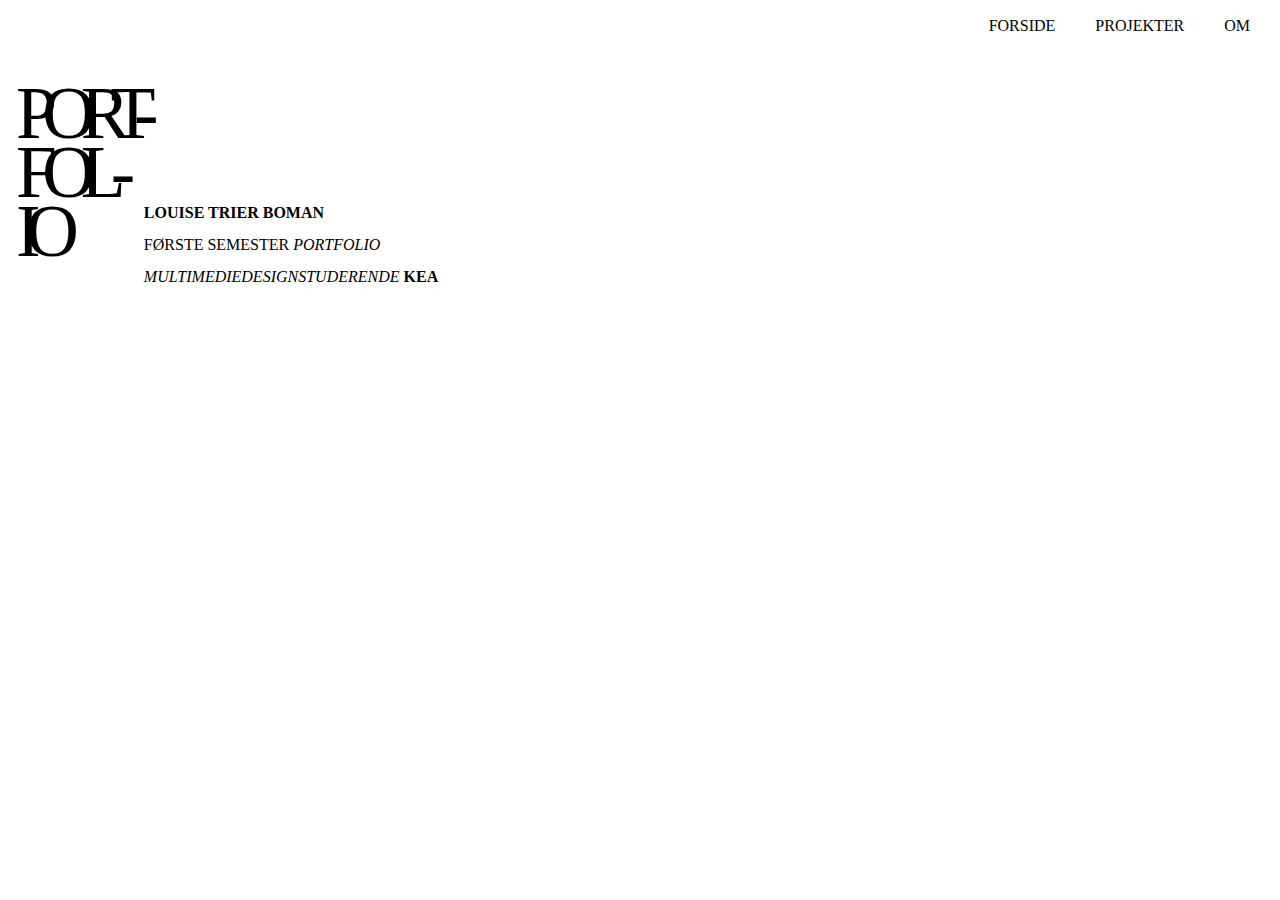
<file: index.html>
<!DOCTYPE html>
<html lang="da">

<head>
    <meta charset="UTF-8">
    <meta name="viewport" content="width=device-width, initial-scale=1.0">
    <meta name="robots" content="noindex">
    <title>FORSIDE</title>
    <link rel="stylesheet" href="style.css">
    <link rel="stylesheet" href="layout.css">
</head>



<body>
    <header>
        <div class="logo">
            <a class="hide_logo" href="index.html"><img src="img/logo.webp" alt="logo"></a>
        </div>
        <nav>
            <ul class="menu">
                <li><a href="index.html">FORSIDE</a></li>

                <li class="dropdown">
                    <a href="projekter.html">PROJEKTER</a>
                    <ul class="dropdown-menu">
                        <li><a href="tema_2.html">TEMA 02</a></li>
                        <li><a href="tema_3.html">TEMA 03</a></li>
                        <li><a href="tema_4.html">TEMA 04</a></li>
                        <li><a href="tema_5.html">TEMA 05</a></li>
                    </ul>
                </li>
                <li><a href="om.html">OM</a></li>
            </ul>
            <div class="burger">
                <div class="line"></div>
                <div class="line"></div>
                <div class="line"></div>
            </div>
        </nav>
    </header>
    <main class="forside">
        <h1 class="h1_forside">PORT-<br>FOL-<br>IO</h1>
        <div class="p_forside">
            <p class="margin_padding_none"><strong>LOUISE TRIER BOMAN</strong></p>
            <p class="margin_padding_none">FØRSTE SEMESTER <em>PORTFOLIO</em></p>
            <p class="margin_padding_none"><em>MULTIMEDIEDESIGNSTUDERENDE </em><strong>KEA</strong></p>
        </div>

    </main>

    <script src="menu.js"></script>
</body>

</html>
</file>
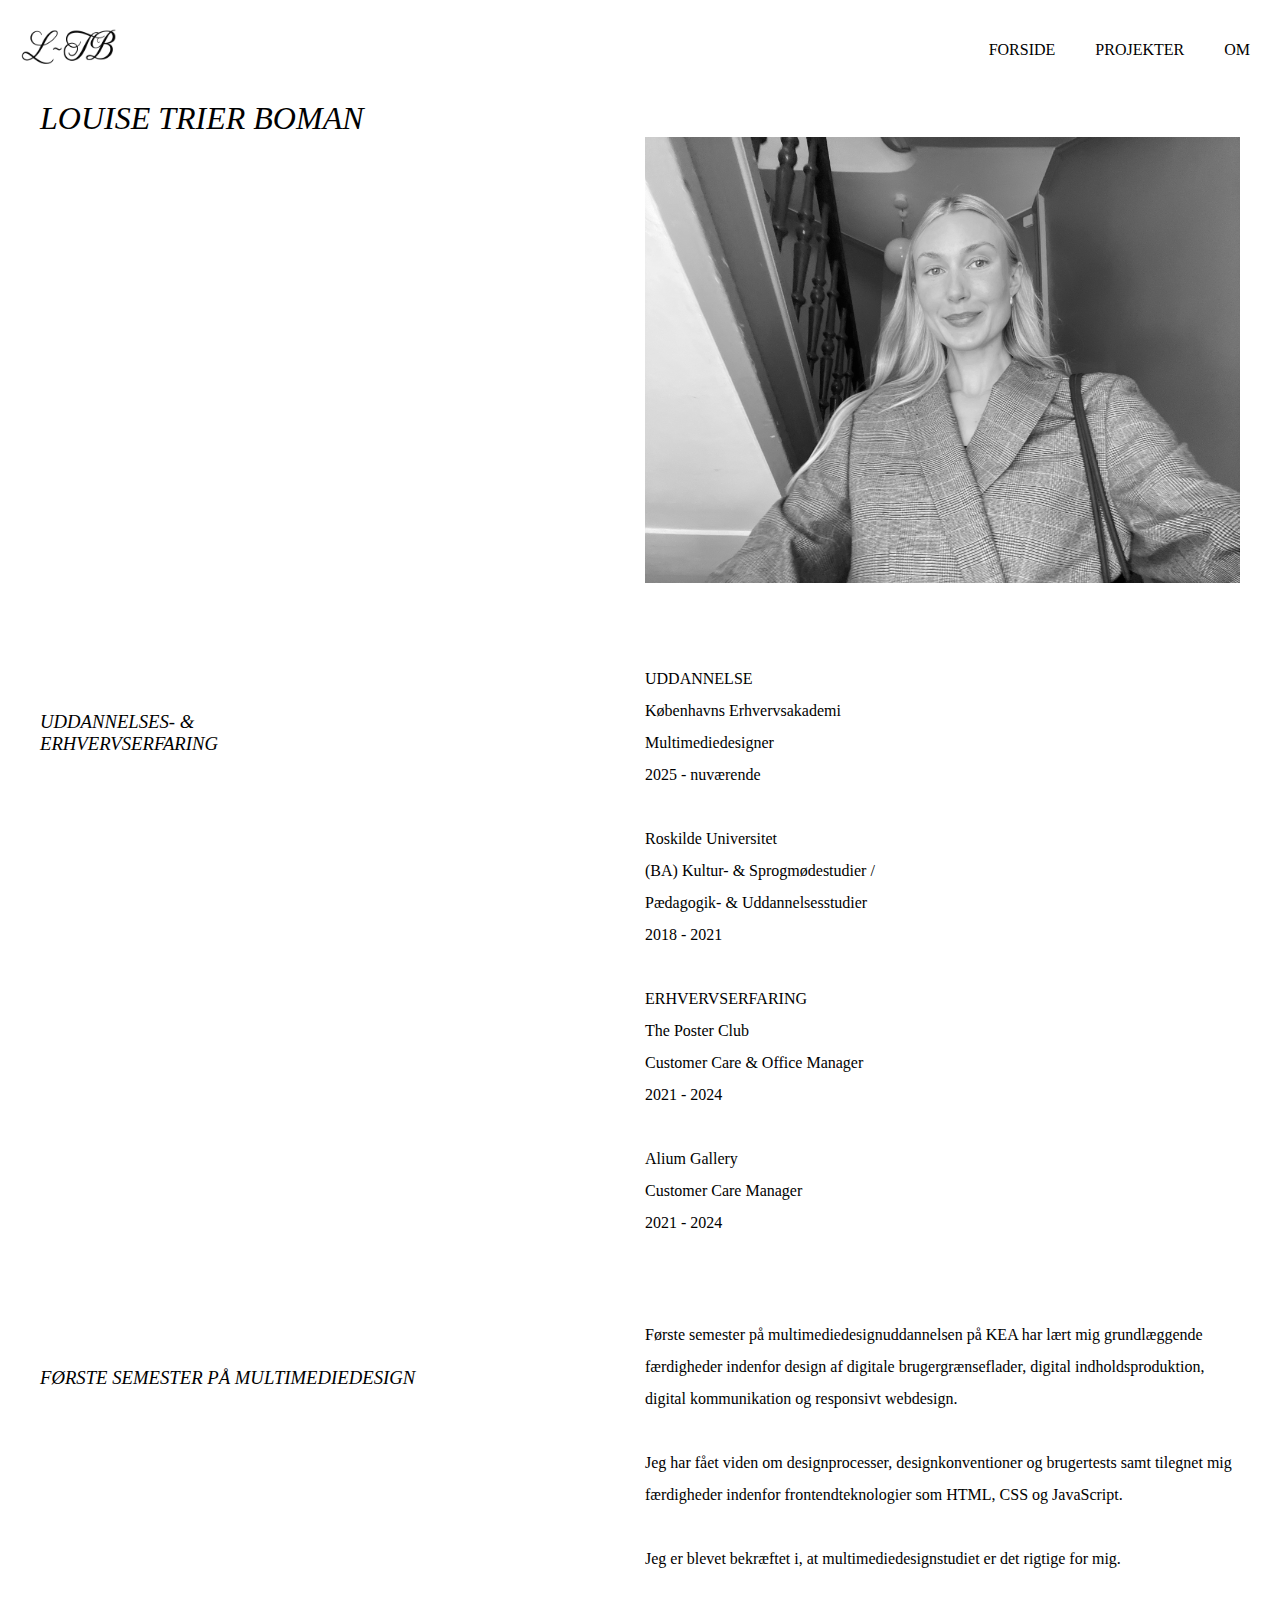
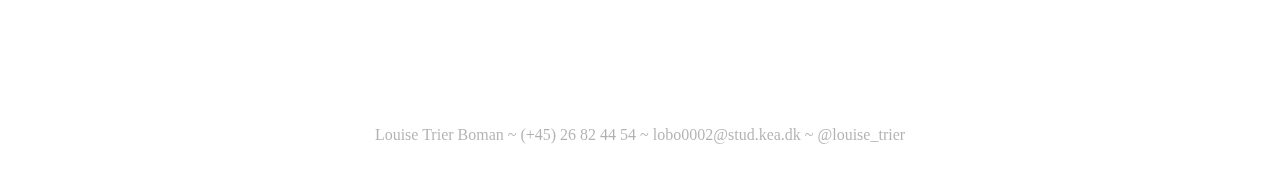
<file: om.html>
<!DOCTYPE html>
<html lang="da">

<head>
    <meta charset="UTF-8">
    <meta name="viewport" content="width=device-width, initial-scale=1.0">
    <meta name="robots" content="noindex">

    <title>OM</title>
    <link rel="stylesheet" href="style.css">
    <link rel="stylesheet" href="layout.css">
</head>

<body>
    <header>
        <div class="logo">
            <a href="index.html"><img src="img/logo.webp" alt="logo"></a>
        </div>
        <nav>
            <ul class="menu">
                <li><a href="index.html">FORSIDE</a></li>
                <li><a href="projekter.html">PROJEKTER</a></li>
                <li><a href="om.html">OM</a></li>
            </ul>
            <div class="burger">
                <div class="line"></div>
                <div class="line"></div>
                <div class="line"></div>
            </div>
        </nav>
    </header>
    <main>
        <div>
            <h2>LOUISE TRIER BOMAN</h2>
        </div>

        <div class="grid_1-1">
            <div>
                <p> </p>
            </div>
            <div><img src="img/portræt.jpeg" alt="Portræt"></div>
        </div>
        <div class="grid_1-1 section">
            <div>
                <h3>UDDANNELSES- &<br>ERHVERVSERFARING</h3>
            </div>
            <div>
                <p class="margin_padding_none">UDDANNELSE</p>
                <div>
                    <p class="margin_padding_none">Københavns Erhvervsakademi</p>
                    <p>Multimediedesigner<br>2025 - nuværende</p>
                </div>
                <div>
                    <p class=" margin_padding_none">Roskilde Universitet</p>
                    <p>(BA) Kultur- & Sprogmødestudier /<br> Pædagogik- & Uddannelsesstudier<br>2018 -
                        2021</p>
                </div>

                <p class="margin_padding_none">ERHVERVSERFARING</p>
                <div>
                    <p class="margin_padding_none">The Poster Club</p>
                    <p>Customer Care & Office Manager<br>2021 - 2024</p>
                </div>
                <div>
                    <p class="margin_padding_none">Alium Gallery</p>
                    <p>Customer Care Manager<br>2021 - 2024</p>
                </div>
            </div>
        </div>
        <div class="grid_1-1 section">
            <div>
                <h3>FØRSTE SEMESTER PÅ MULTIMEDIEDESIGN</h3>
            </div>
            <div>
                <p>Første semester på multimediedesignuddannelsen på KEA har lært mig grundlæggende færdigheder
                    indenfor
                    design af digitale
                    brugergrænseflader, digital indholdsproduktion, digital kommunikation og responsivt webdesign.
                </p>
                <p>Jeg har fået viden om designprocesser, designkonventioner og brugertests samt tilegnet mig
                    færdigheder indenfor
                    frontendteknologier som HTML, CSS og JavaScript.</p>
                <p>Jeg er blevet bekræftet i, at multimediedesignstudiet er det rigtige for mig.</p>
            </div>
        </div>
    </main>
    <footer>
        <p>Louise Trier Boman ~ (+45) 26 82 44 54 ~ lobo0002@stud.kea.dk ~ @louise_trier</p>
    </footer>
    <script src="menu.js"></script>

</body>

</html>
</file>
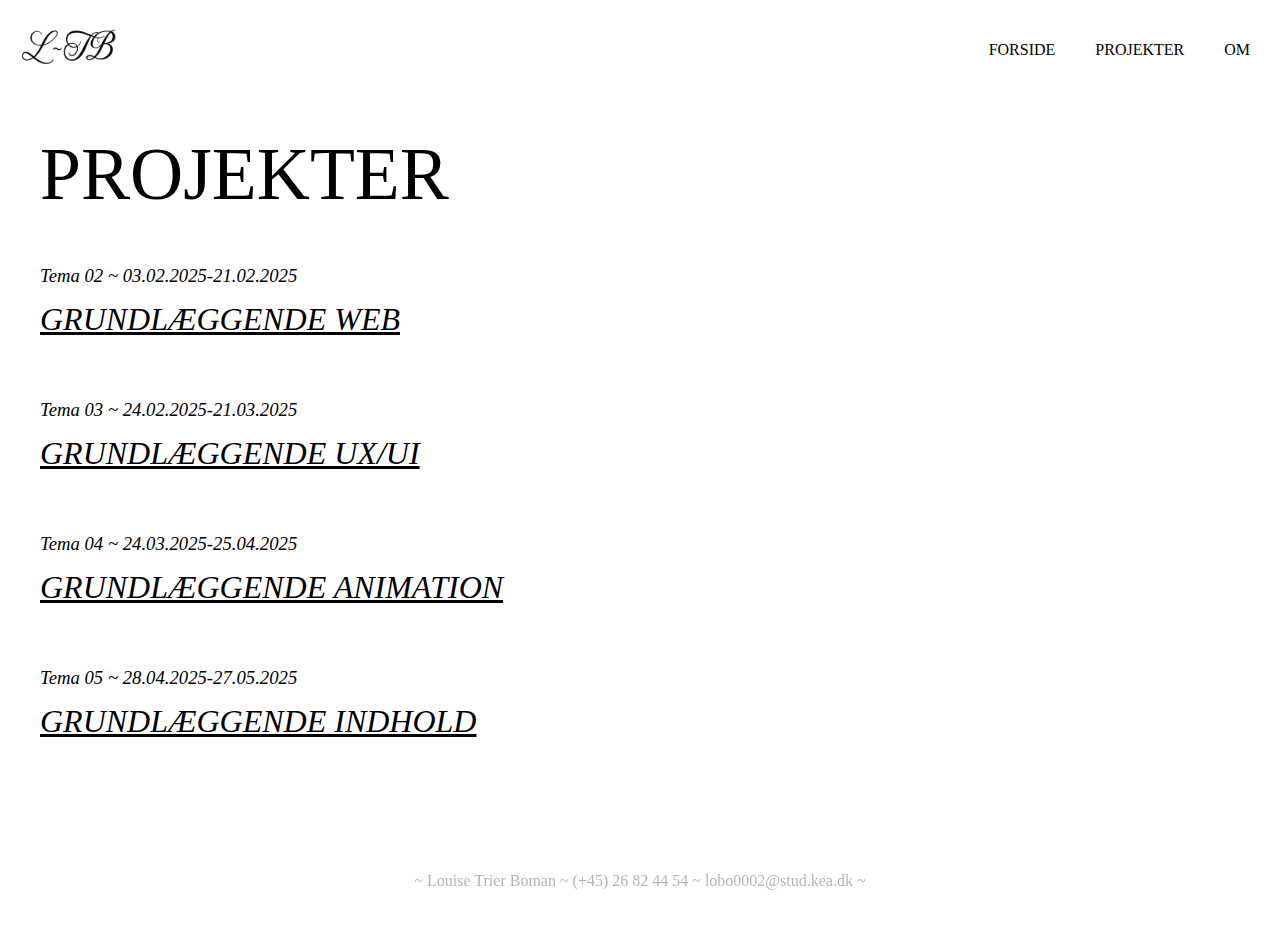
<file: projekter.html>
<!DOCTYPE html>
<html lang="da">

<head>
    <meta charset="UTF-8">
    <meta name="viewport" content="width=device-width, initial-scale=1.0">
    <meta name="robots" content="noindex">
    <title>PROJEKTER</title>
    <link rel="stylesheet" href="style.css">
    <link rel="stylesheet" href="layout.css">
</head>

<body>
    <header>
        <div class="logo">
            <a href="index.html"><img src="img/logo.webp" alt="logo"></a>
        </div>
        <nav>
            <ul class="menu">
                <li><a href="index.html">FORSIDE</a></li>

                <li class="dropdown">
                    <a href="projekter.html">PROJEKTER</a>
                    <ul class="dropdown-menu">
                        <li><a href="tema_2.html">TEMA 02</a></li>
                        <li><a href="tema_3.html">TEMA 03</a></li>
                        <li><a href="tema_4.html">TEMA 04</a></li>
                        <li><a href="tema_5.html">TEMA 05</a></li>
                    </ul>
                </li>
                <li><a href="om.html">OM</a></li>
            </ul>
            <div class="burger">
                <div class="line"></div>
                <div class="line"></div>
                <div class="line"></div>
            </div>
        </nav>
    </header>
    <main>
        <h1>PROJEKTER</h1>
        <div>
            <h3>Tema 02 ~ 03.02.2025-21.02.2025</h3>
            <a href="tema_2.html" class="oversigt_oversrift">GRUNDLÆGGENDE WEB</a>
        </div>
        <div>
            <h3>Tema 03 ~ 24.02.2025-21.03.2025</h3>
            <a href="tema_3.html" class="oversigt_oversrift">GRUNDLÆGGENDE UX/UI</a>
        </div>
        <div>
            <h3>Tema 04 ~ 24.03.2025-25.04.2025</h3>
            <a href="tema_4.html" class="oversigt_oversrift">GRUNDLÆGGENDE ANIMATION</a>
        </div>
        <div>
            <h3>Tema 05 ~ 28.04.2025-27.05.2025</h3>
            <a href="tema_5.html" class="oversigt_oversrift">GRUNDLÆGGENDE INDHOLD</a>
        </div>
    </main>
    <footer>
        <p>~ Louise Trier Boman ~ (+45) 26 82 44 54 ~ lobo0002@stud.kea.dk ~</p>
    </footer>
    <script src="menu.js"></script>

</body>

</html>
</file>
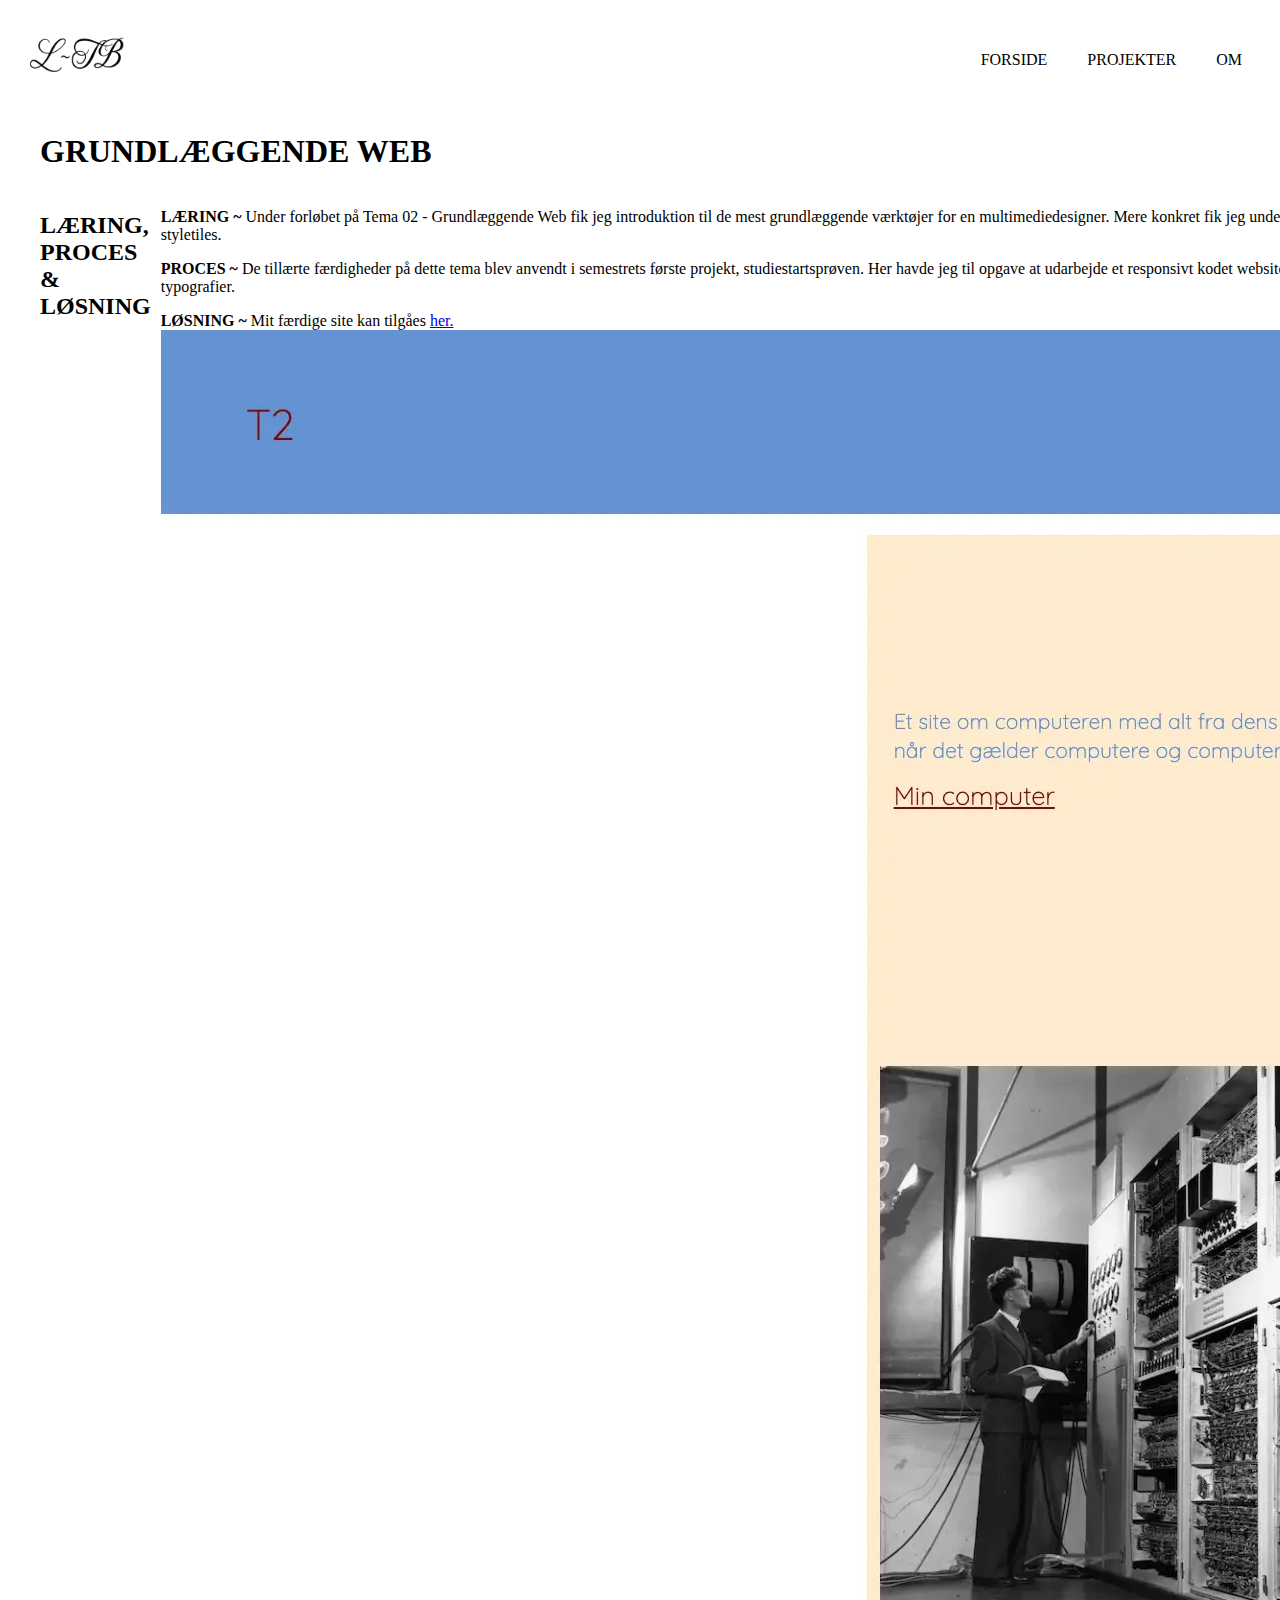
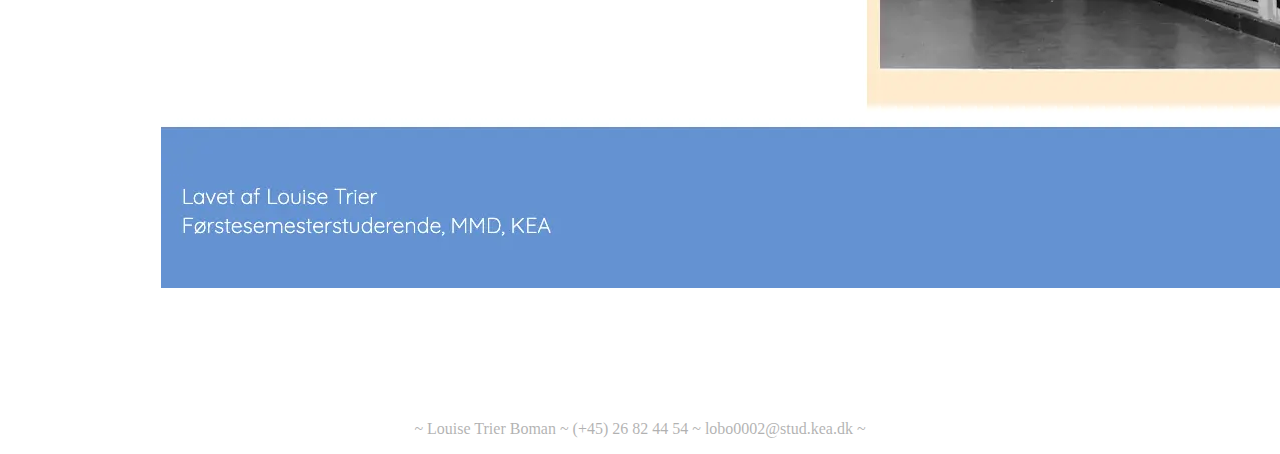
<file: tema_2.html>
<!DOCTYPE html>
<html lang="da">

<head>
    <meta charset="UTF-8">
    <meta name="viewport" content="width=device-width, initial-scale=1.0">
    <meta name="robots" content="noindex">

    <title>TEMA 02</title>
    <link rel="stylesheet" href="layout.css">
</head>

<body>
    <header>
        <div class="logo">
            <a href="index.html"><img src="img/logo.webp" alt="logo"></a>
        </div>
        <nav>
            <ul class="menu">
                <li><a href="index.html">FORSIDE</a></li>

                <li class="dropdown">
                    <a href="projekter.html">PROJEKTER</a>
                    <ul class="dropdown-menu">
                        <li><a href="tema_2.html">TEMA 02</a></li>
                        <li><a href="tema_3.html">TEMA 03</a></li>
                        <li><a href="tema_4.html">TEMA 04</a></li>
                        <li><a href="tema_5.html">TEMA 05</a></li>
                    </ul>
                </li>
                <li><a href="om.html">OM</a></li>
            </ul>
            <div class="burger">
                <div class="line"></div>
                <div class="line"></div>
                <div class="line"></div>
            </div>
        </nav>
    </header>
    <main>
        <h1>GRUNDLÆGGENDE WEB</h1>
        <div class="grid_1-1">
            <div>
                <h2>LÆRING, PROCES & LØSNING</h2>
            </div>
            <div>
                <p><strong>LÆRING ~</strong> Under forløbet på Tema 02 - Grundlæggende Web fik jeg introduktion til de
                    mest grundlæggende værktøjer
                    for en multimediedesigner. Mere konkret fik jeg undervisning i de grundlæggende principper indenfor
                    HTML og
                    CSS samt viden og introduktion til at arbejde med “mobile-first” og responsivt design. På temaet
                    tilærte jeg mig desuden viden om designmetoder og -principper herunder designkonventioner,
                    gestaltlove, wireframes, typografi og styletiles.</p>
                <p><strong>PROCES ~</strong> De tillærte færdigheder på dette tema blev anvendt i
                    semestrets første projekt, studiestartsprøven. Her havde jeg til opgave at udarbejde et responsivt
                    kodet website bestående af fem HTML-sider med
                    udgangspunkt i udleveret indhold og opsætning i form af wireframes og layoutdiagrammer.
                    Opgavebeskrivelsen for
                    studiestartsprøven lød desuden på at anvende tillærte færdigheder indefor designprocesser og bruge
                    min viden om gestaltlove, farver og
                    typografier.</p>
                <p><strong>LØSNING ~</strong> Mit færdige site kan tilgåes
                    <a href="https://louisetrier.dk/kea/02_web/01_website/website/index.html" target="_blank">her.</a>
                    <img class="section" src="img/forside_tema2.webp" alt="Forside tema02">
                </p>
            </div>
        </div>
    </main>
    <footer>
        <p>~ Louise Trier Boman ~ (+45) 26 82 44 54 ~ lobo0002@stud.kea.dk ~</p>
    </footer>
    <script src="menu.js"></script>

</body>
</file>
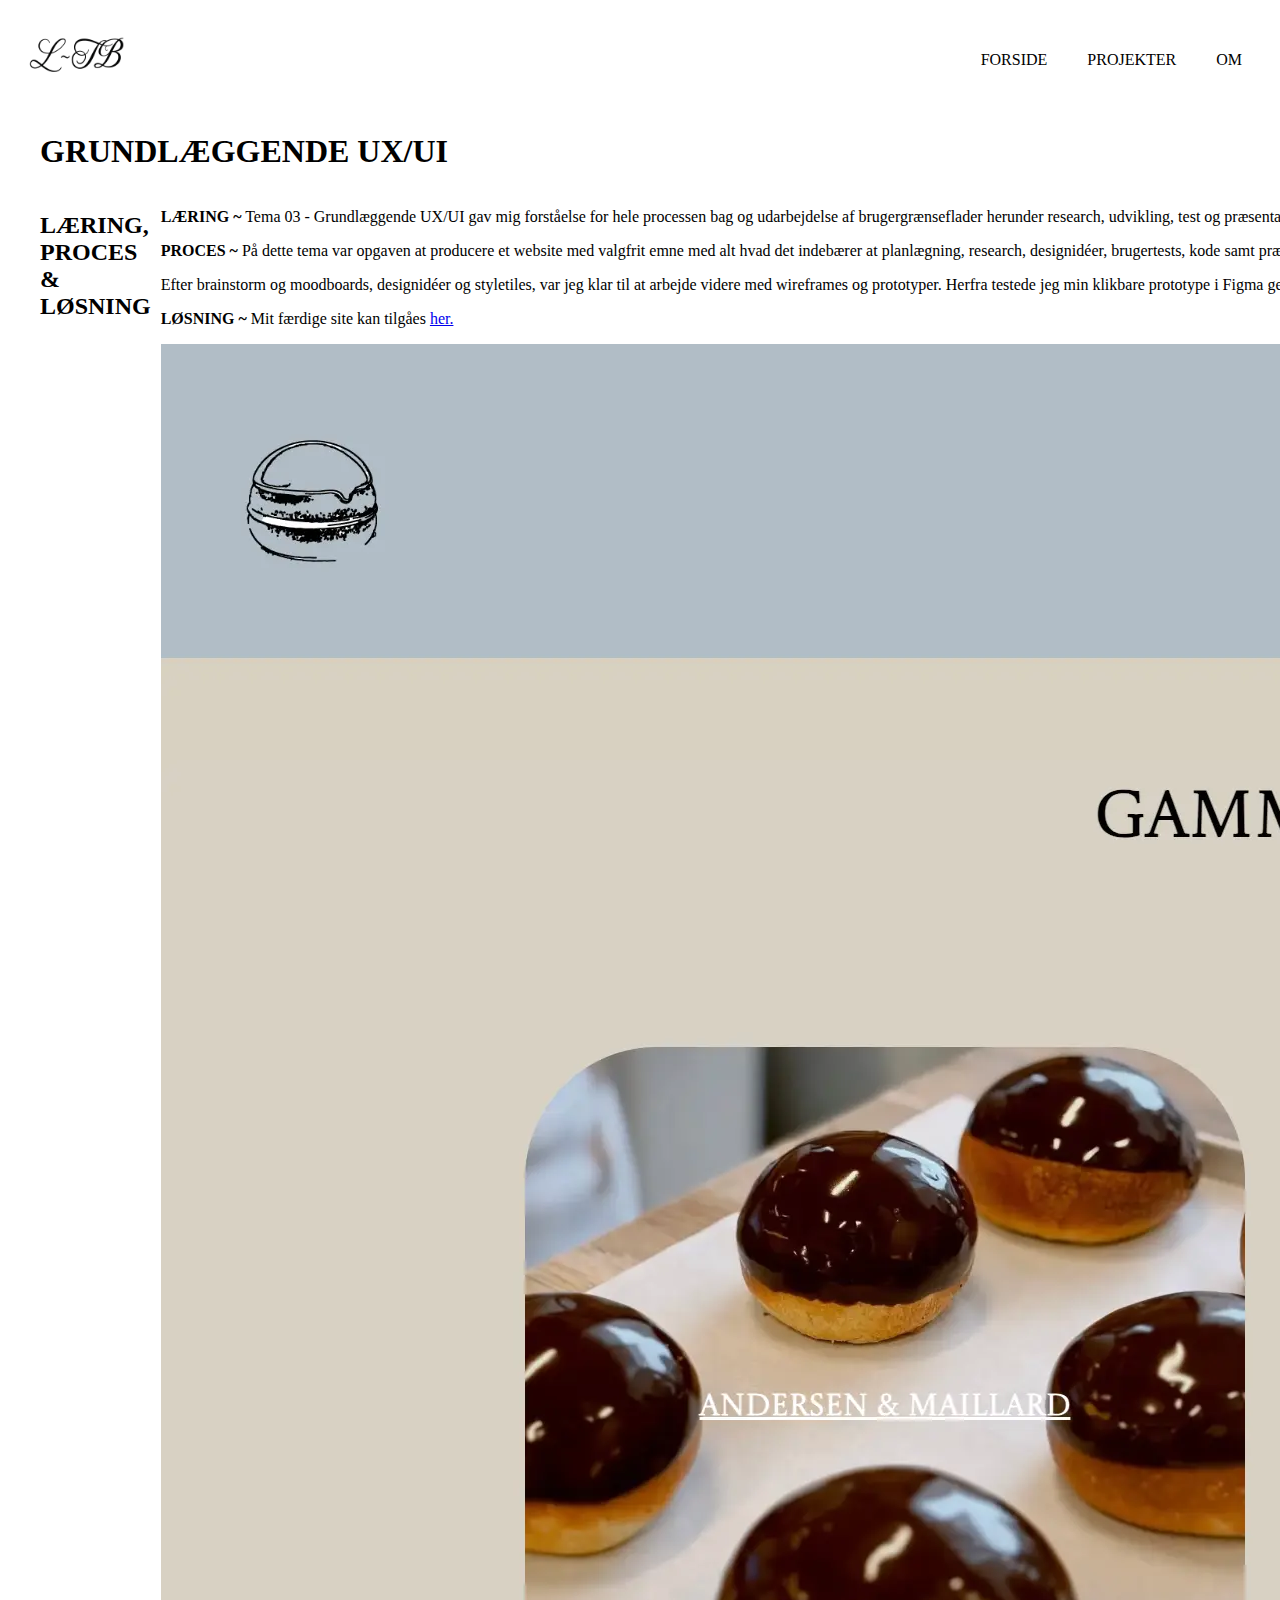
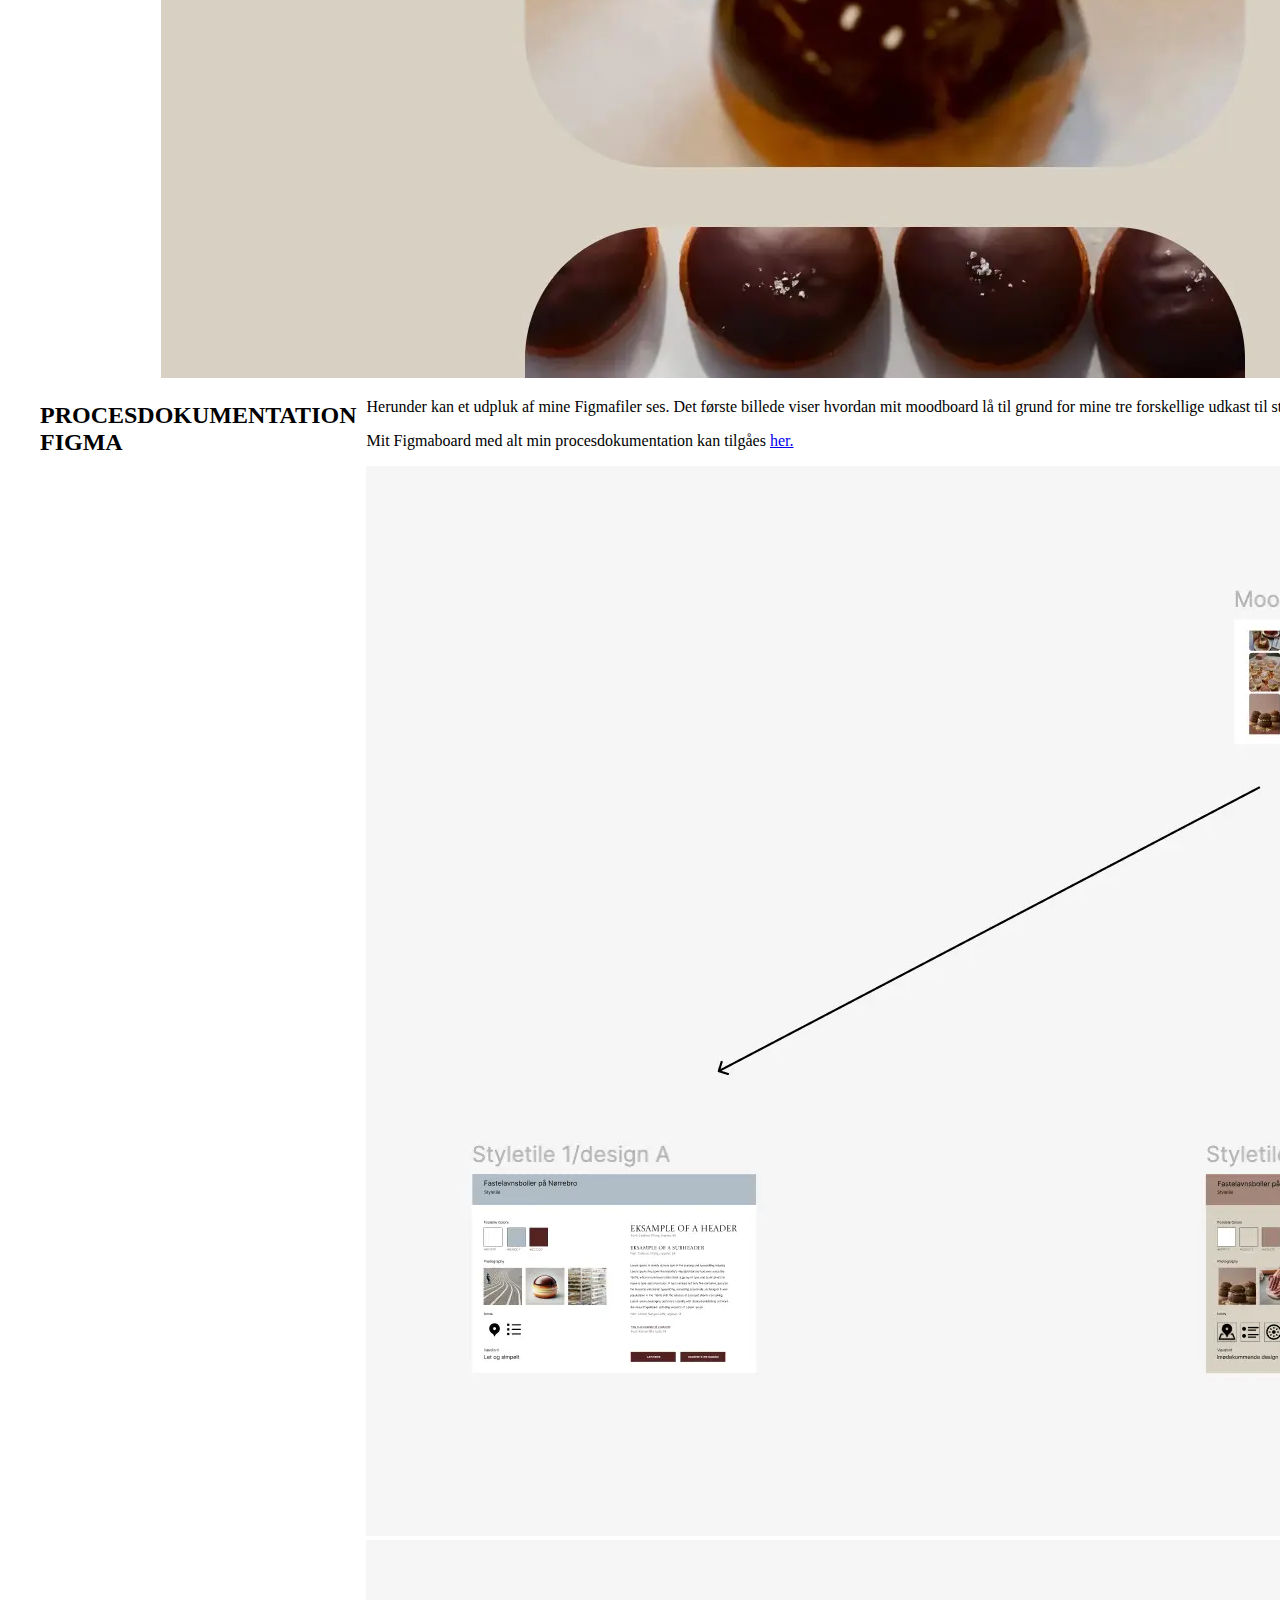
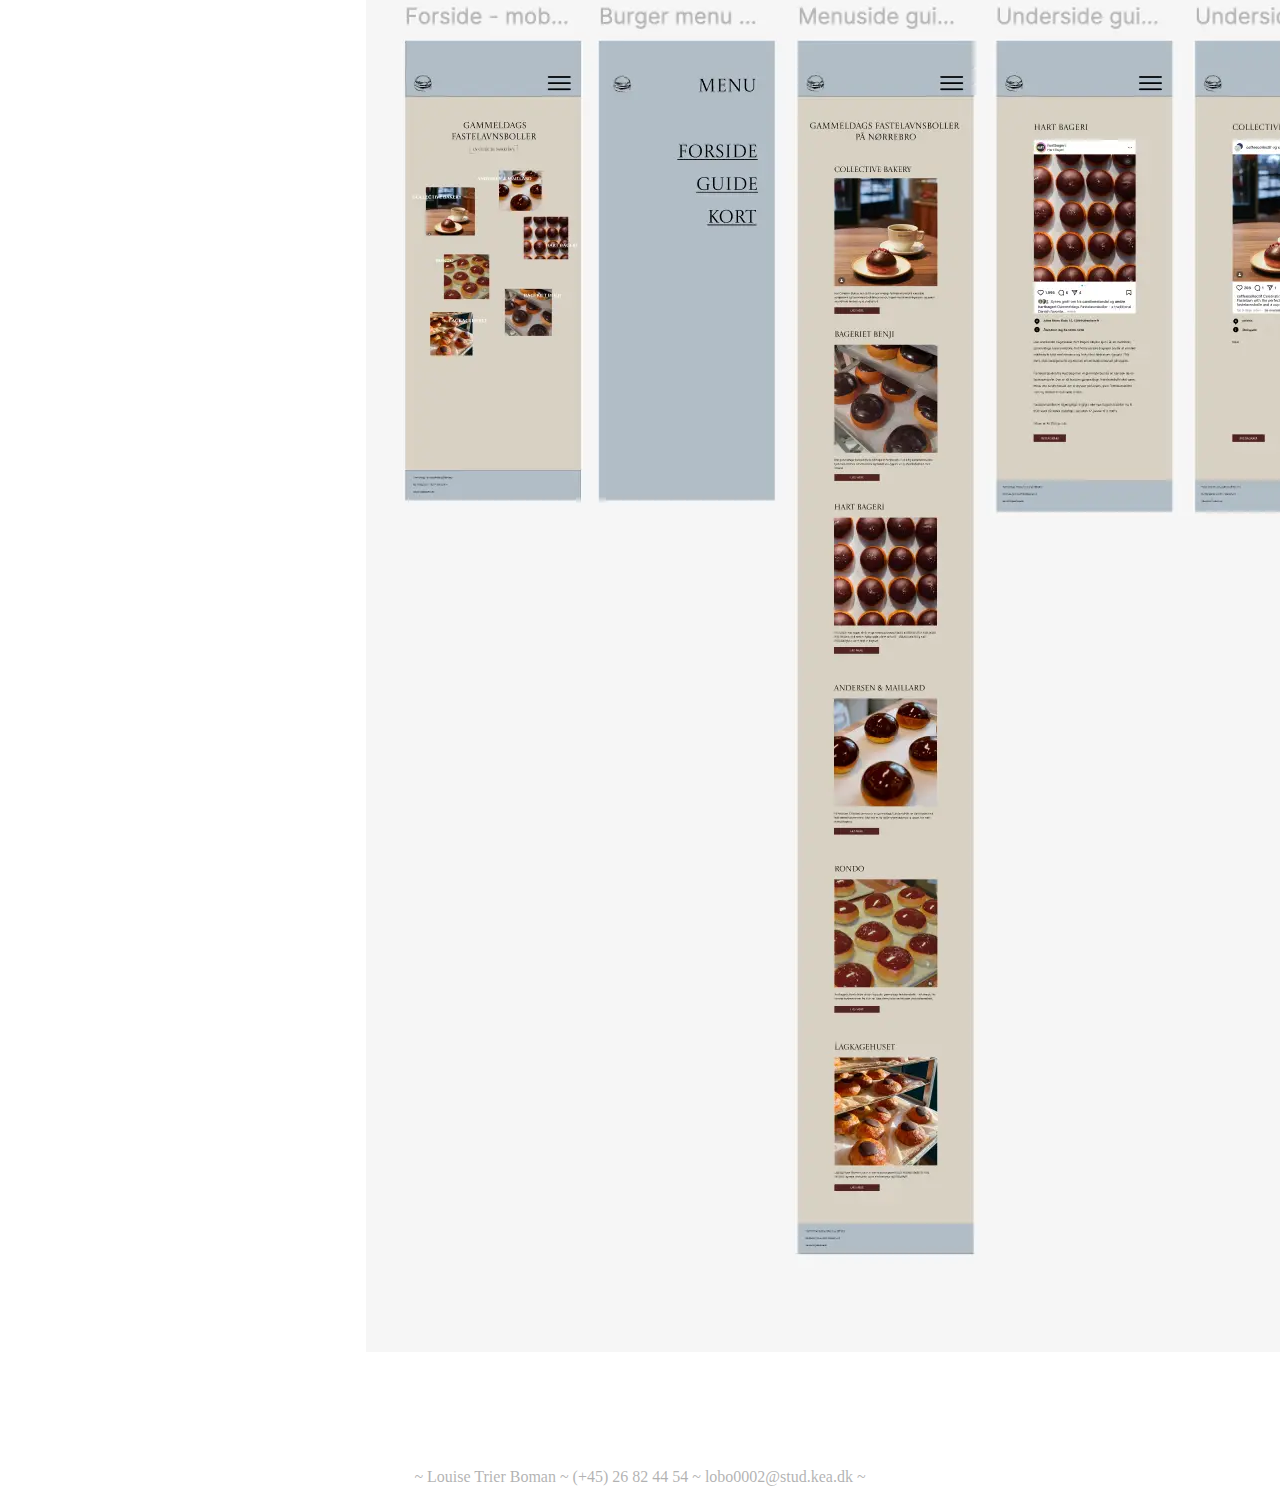
<file: tema_3.html>
<!DOCTYPE html>
<html lang="da">

<head>
    <meta charset="UTF-8">
    <meta name="viewport" content="width=device-width, initial-scale=1.0">
    <meta name="robots" content="noindex">

    <title>TEMA 03</title>
    <link rel="stylesheet" href="layout.css">
</head>

<body>
    <header>
        <div class="logo">
            <a href="index.html"><img src="img/logo.webp" alt="logo"></a>
        </div>
        <nav>
            <ul class="menu">
                <li><a href="index.html">FORSIDE</a></li>
                <li class="dropdown">
                    <a href="projekter.html">PROJEKTER</a>
                    <ul class="dropdown-menu">
                        <li><a href="tema_2.html">TEMA 02</a></li>
                        <li><a href="tema_3.html">TEMA 03</a></li>
                        <li><a href="tema_4.html">TEMA 04</a></li>
                        <li><a href="tema_5.html">TEMA 05</a></li>
                    </ul>
                </li>
                <li><a href="om.html">OM</a></li>
            </ul>
            <div class="burger">
                <div class="line"></div>
                <div class="line"></div>
                <div class="line"></div>
            </div>
        </nav>
    </header>
    <main>
        <h1>GRUNDLÆGGENDE UX/UI</h1>
        <div class="grid_1-1">
            <div>
                <h2>LÆRING, PROCES & LØSNING</h2>
            </div>
            <div>
                <p><strong>LÆRING ~</strong> Tema 03 - Grundlæggende UX/UI gav mig forståelse for hele processen bag og
                    udarbejdelse af brugergrænseflader herunder research, udvikling, test og præsentation.</p>
                <p><strong>PROCES ~</strong> På dette tema var opgaven at producere et website med valgfrit emne med alt
                    hvad det indebærer at planlægning, research, designidéer, brugertests, kode samt præsentation af
                    færdig løsning og proces.
                    Jeg valgte at udarbejde et website med formålet at brugeren nemt og overskueligt kunne danne sig
                    overblik over diverse
                    gammeldags fastelavnsboller på Nørrebro i København.</p>
                <p>Efter brainstorm og moodboards, designidéer og styletiles, var jeg klar til at arbejde
                    videre med wireframes og prototyper. Herfra testede jeg min klikbare prototype i Figma gennem
                    tænke-højt-tests, hvilket gav mig indsigter i, hvilke ændringer jeg skulle foretage til mine
                    endelige layoutdiagrammer
                    og kode. Til slut på temaet præcenterede jeg mit færdige site samt hele min proces for en underviser
                    og to af mine medstuderende.
                </p>
                <p><strong>LØSNING ~</strong> Mit færdige site kan tilgåes
                    <a href="https://louisetrier.dk/kea/03_ux/01_kodet_site/" target="_blank">her.</a>
                </p>
                <img class="section" src="img/forside_tema3.webp" alt="Forside tema03">
            </div>
        </div>
        <div class="grid_1-1 section">
            <div>
                <h2>PROCESDOKUMENTATION FIGMA</h2>
            </div>
            <div>
                <p>Herunder kan et udpluk af mine Figmafiler ses. Det første billede viser hvordan mit moodboard lå til
                    grund for mine tre forskellige udkast til styletile. Det sidste billede viser min færdige klikbare
                    mobilprototype.</p>
                <p>Mit Figmaboard med alt min procesdokumentation kan tilgåes
                    <a href="https://www.figma.com/design/Hh4JfM7d3ydFie2H27LLvM/Guide-til-fastelavnsboller?node-id=0-1&t=juUJlE5ahpSf6MJO-1"
                        target="_blank">her.</a>
                </p>
                <img src="img/styletiles.webp" alt="Styletiles tema03">
                <img src="img/prototype.webp" alt="Prototype tema03">
            </div>
        </div>
    </main>
    <footer>
        <p>~ Louise Trier Boman ~ (+45) 26 82 44 54 ~ lobo0002@stud.kea.dk ~</p>
    </footer>
    <script src="menu.js"></script>

</body>
</file>
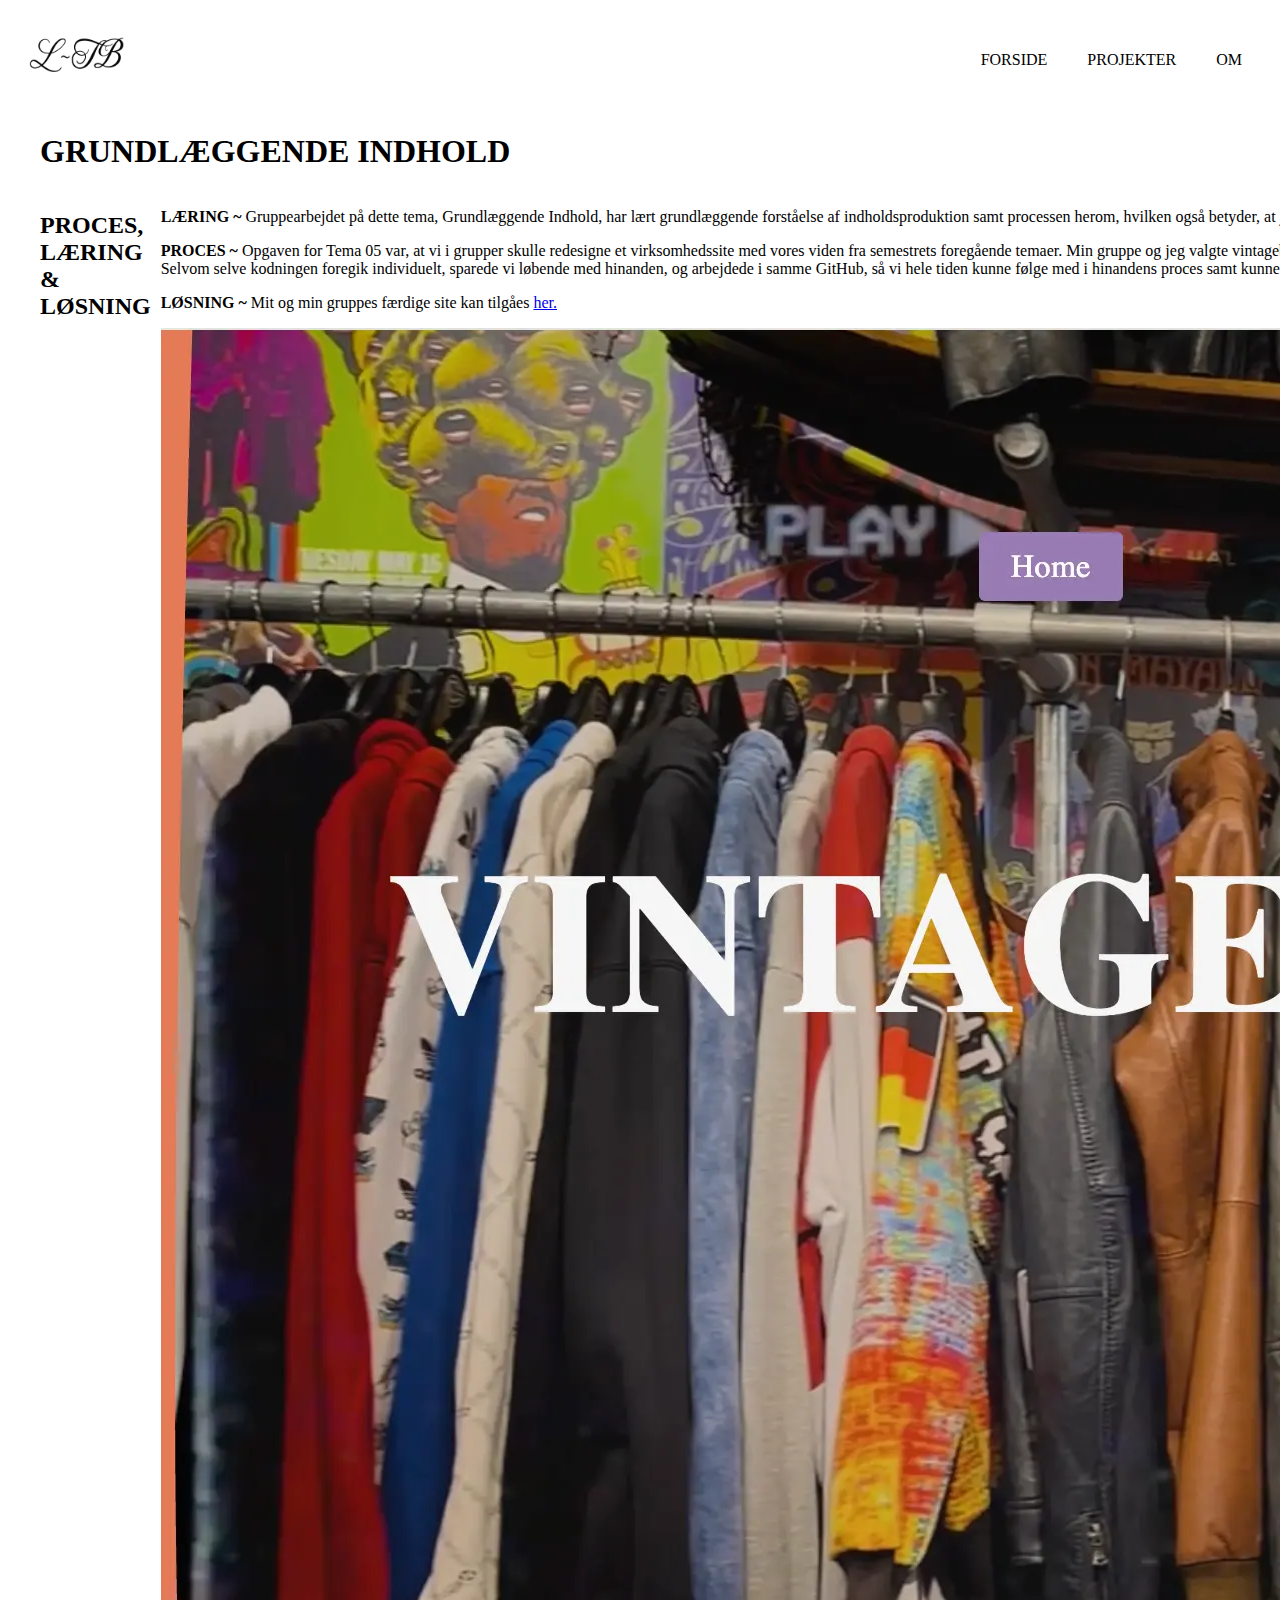
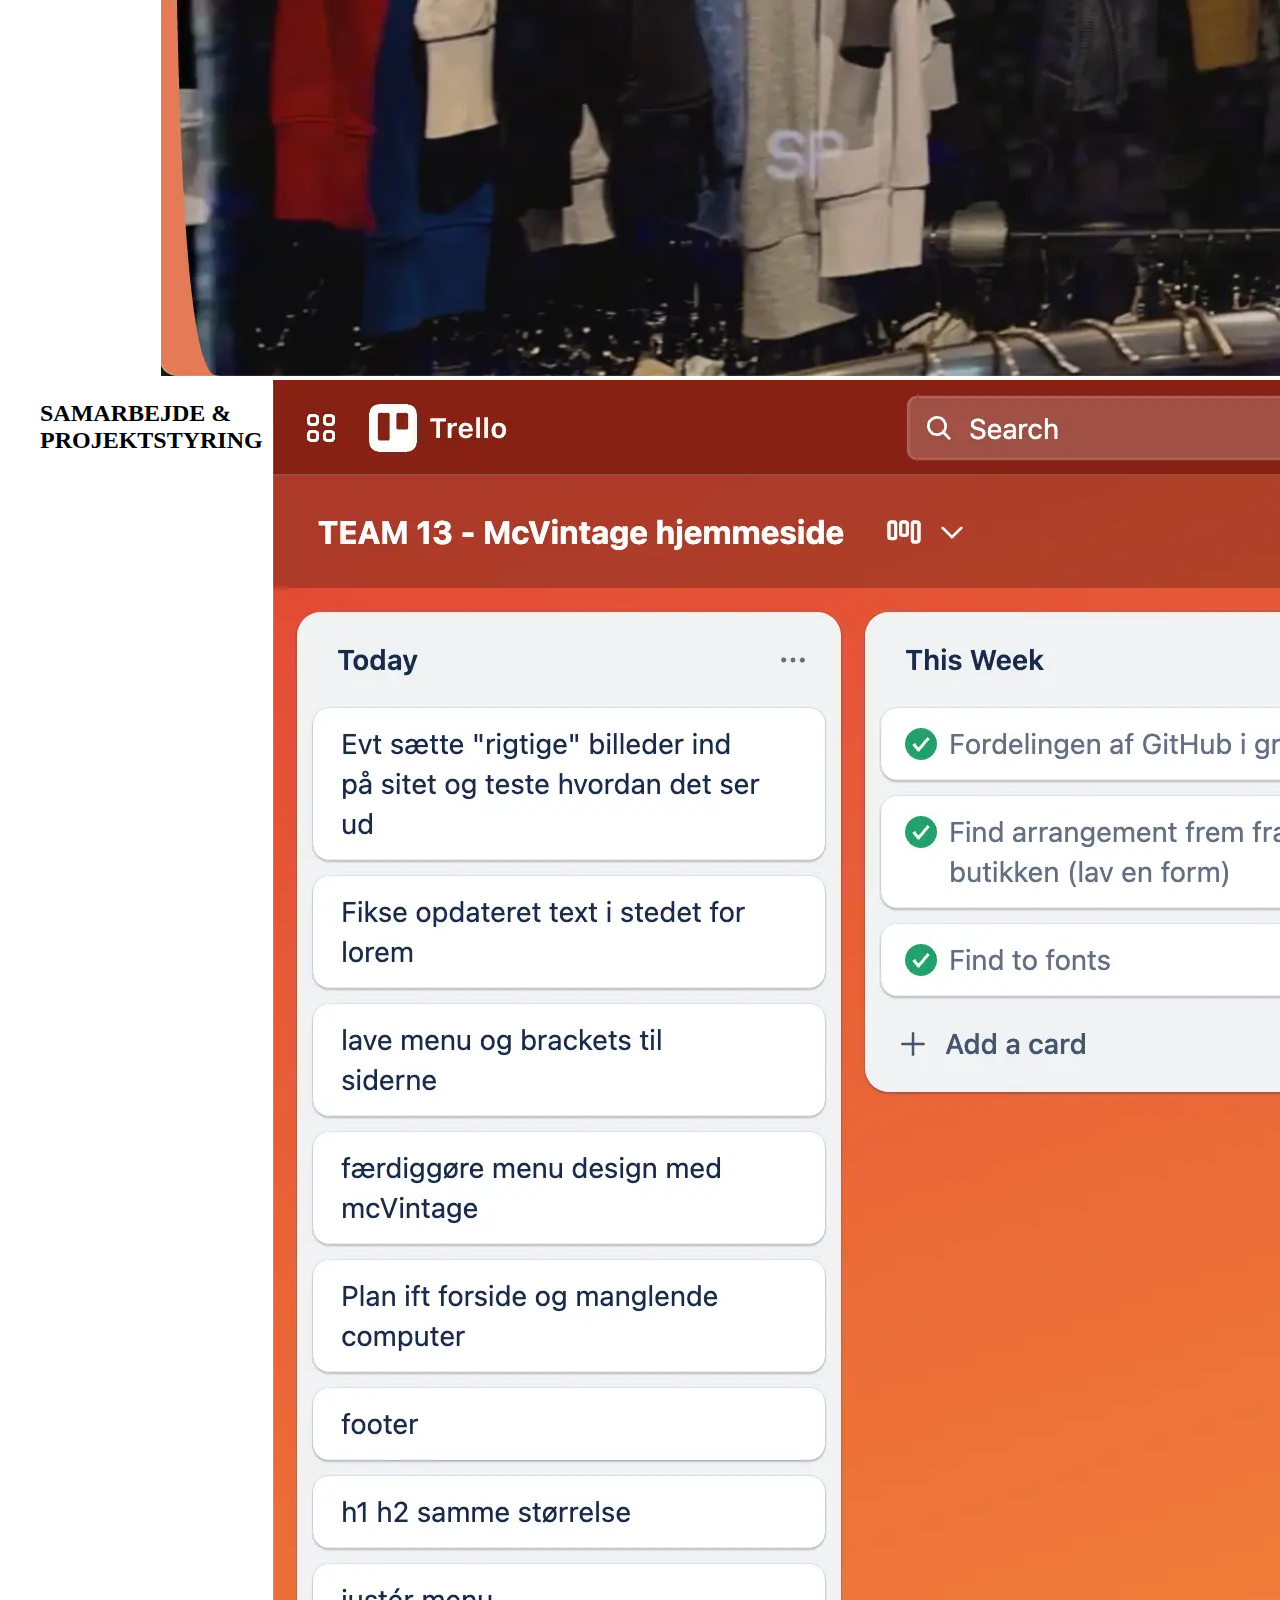
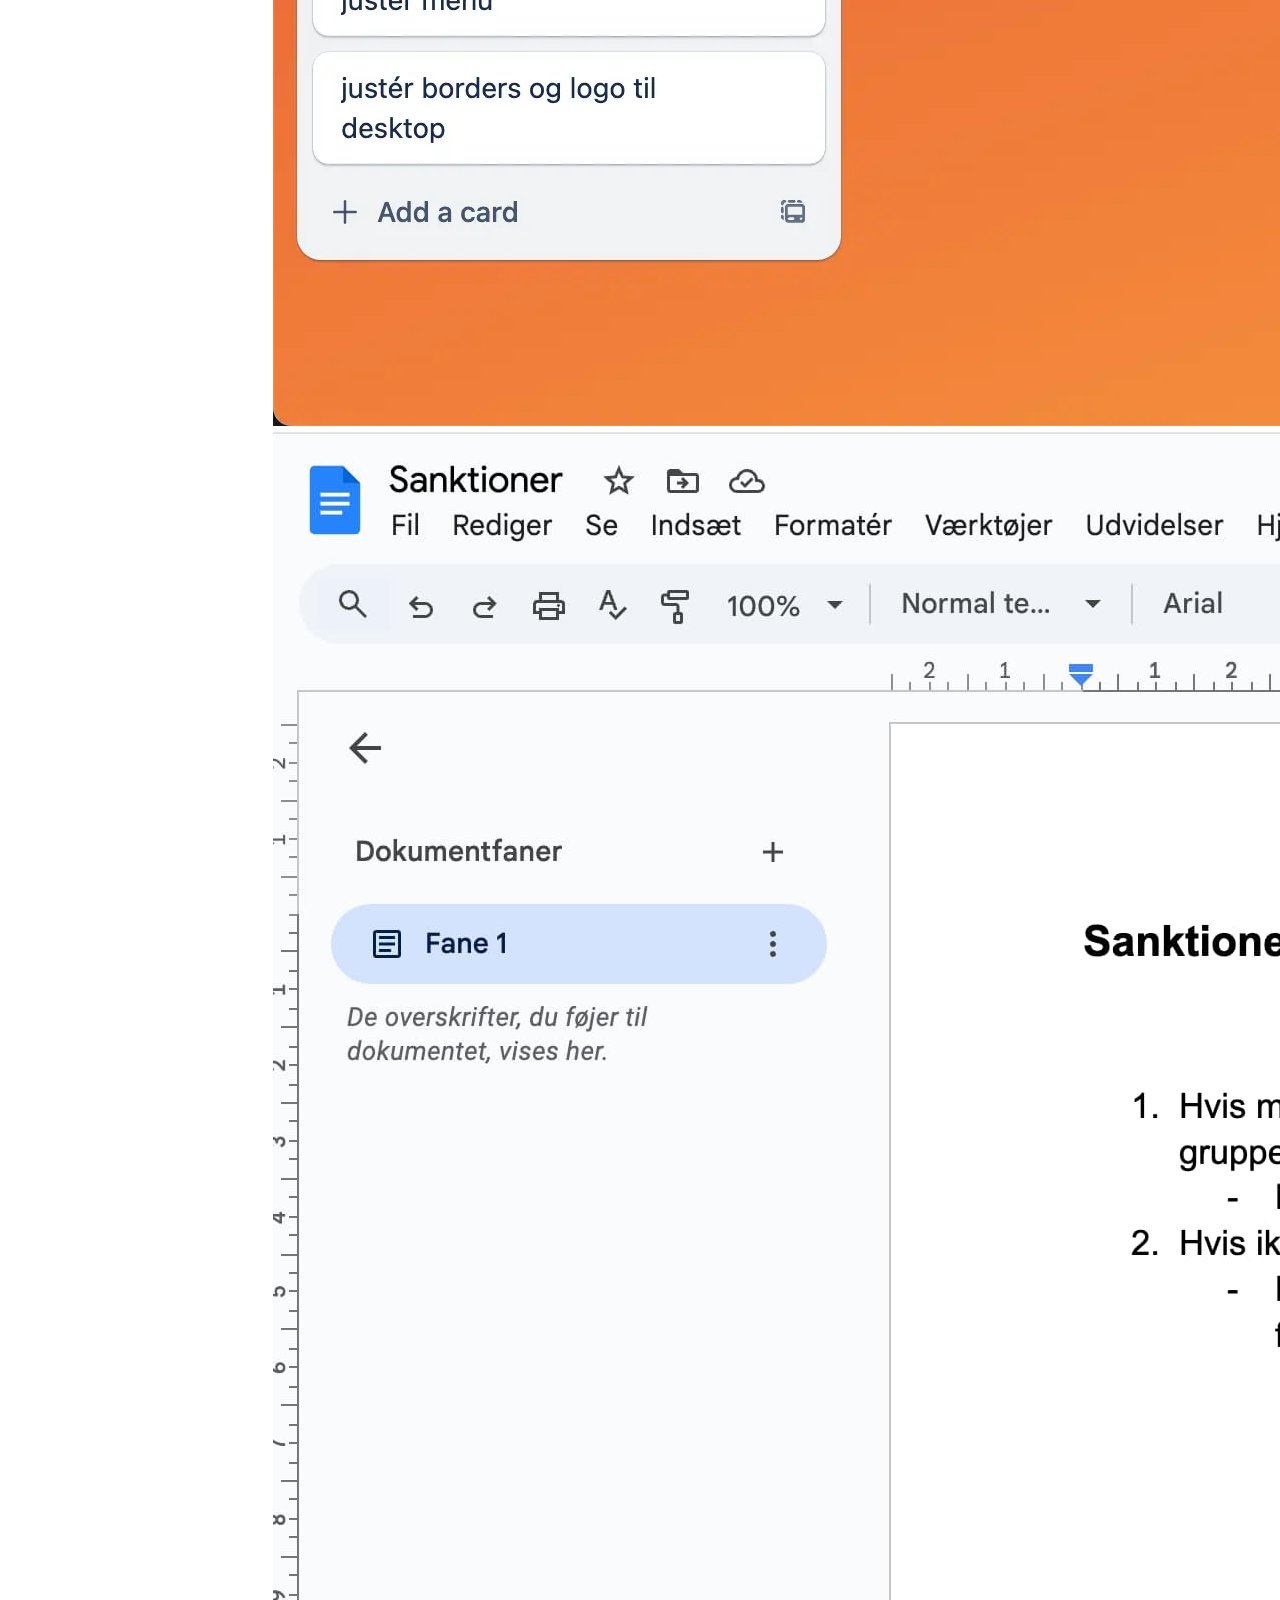
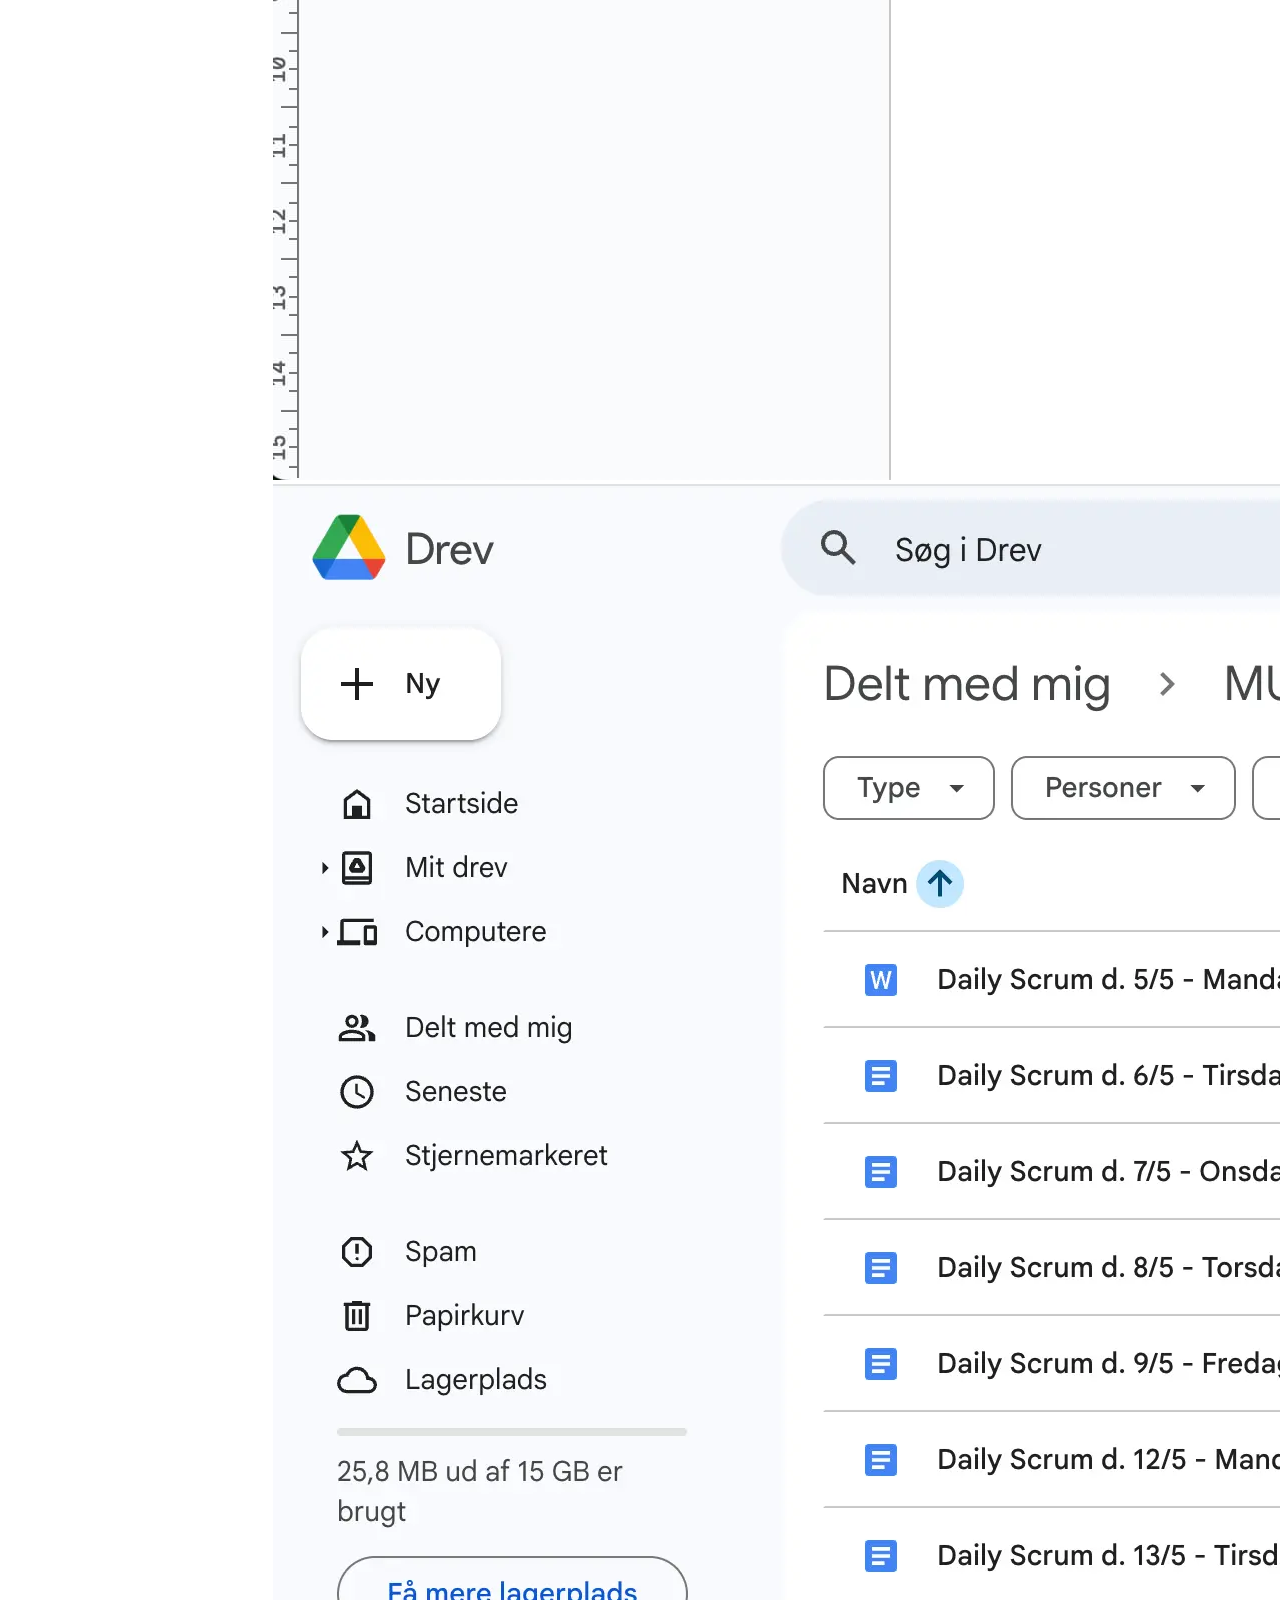
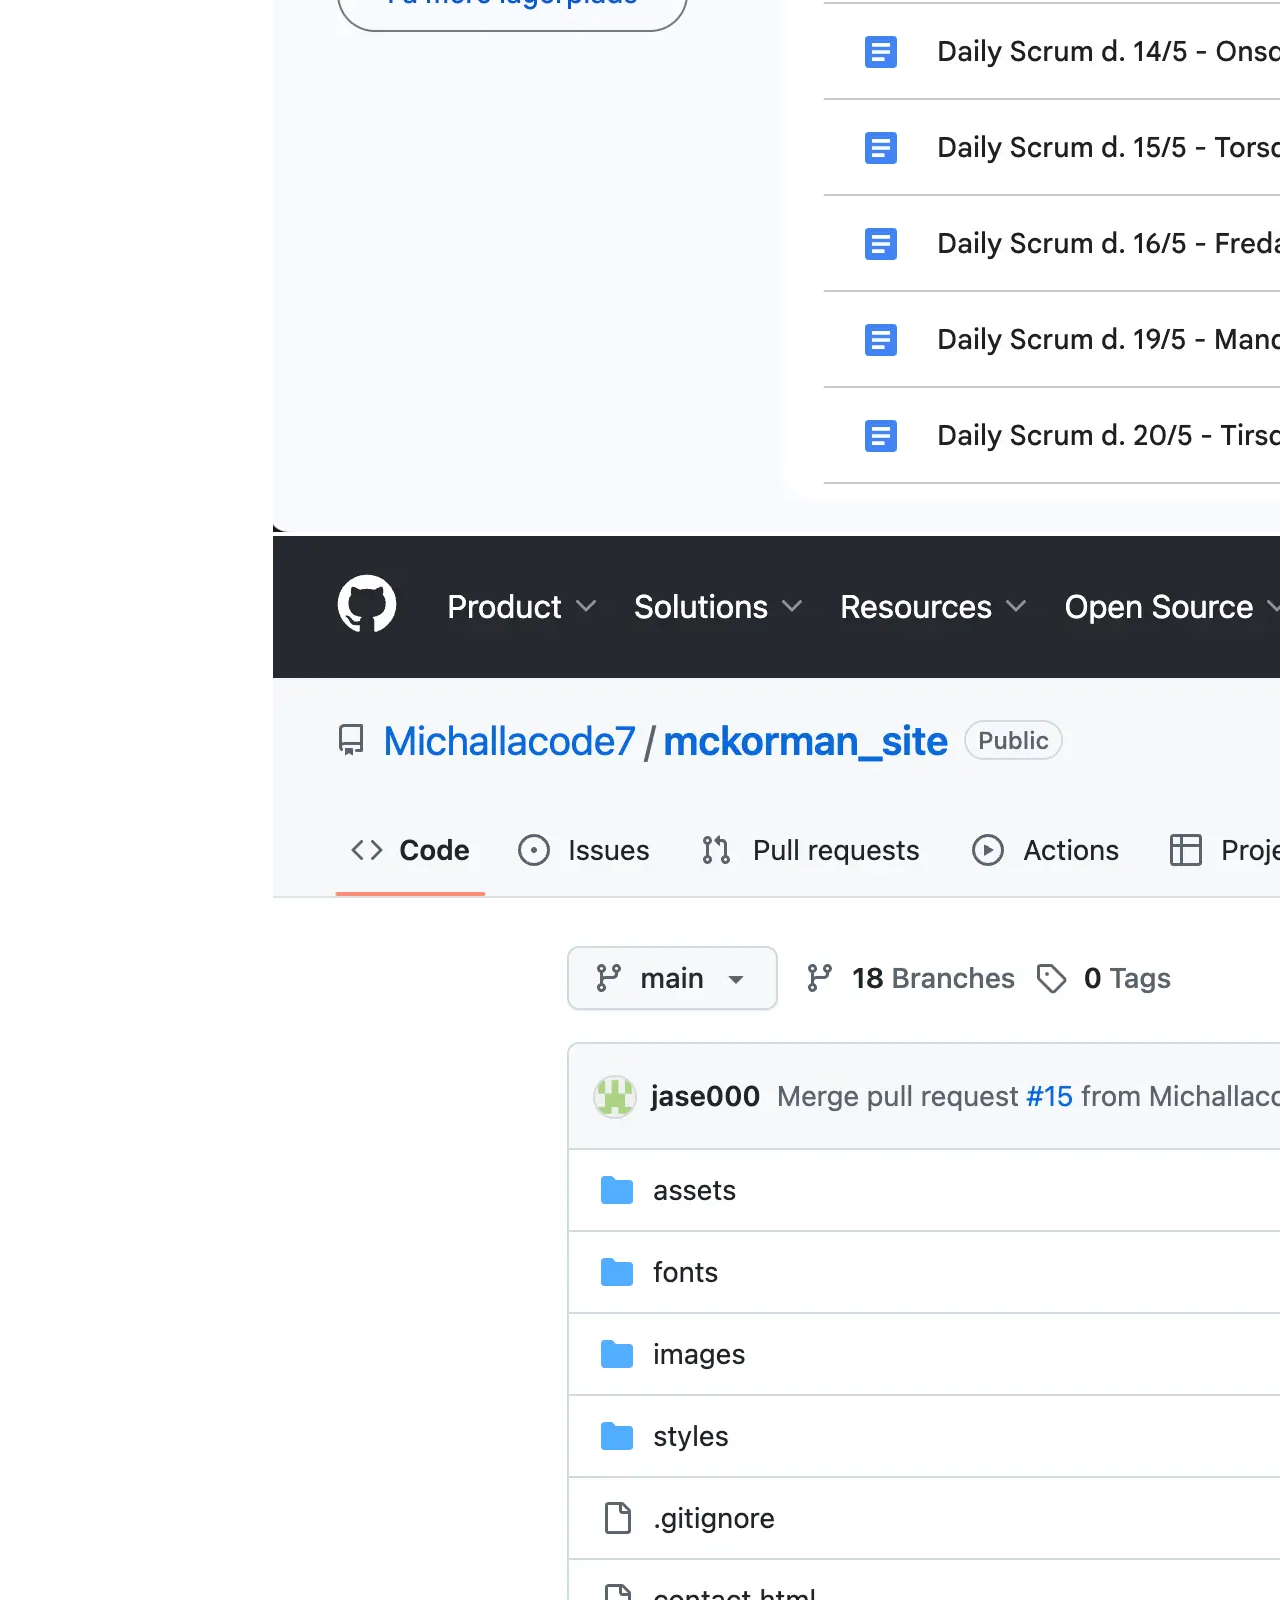
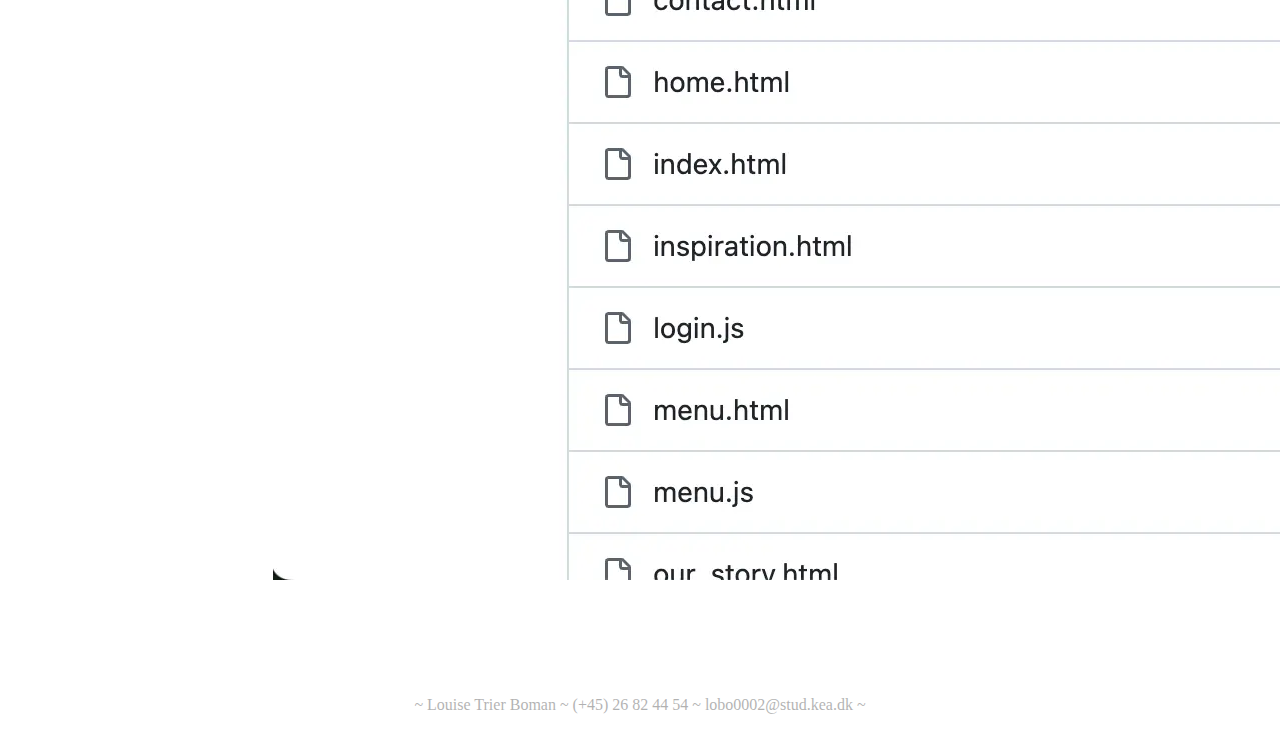
<file: tema_5.html>
<!DOCTYPE html>
<html lang="da">

<head>
    <meta charset="UTF-8">
    <meta name="viewport" content="width=device-width, initial-scale=1.0">
    <meta name="robots" content="noindex">

    <title>TEMA 05</title>
    <link rel="stylesheet" href="layout.css">
</head>

<body>
    <header>
        <div class="logo">
            <a href="index.html"><img src="img/logo.webp" alt="logo"></a>
        </div>
        <nav>
            <ul class="menu">
                <li><a href="index.html">FORSIDE</a></li>

                <li class="dropdown">
                    <a href="projekter.html">PROJEKTER</a>
                    <ul class="dropdown-menu">
                        <li><a href="tema_2.html">TEMA 02</a></li>
                        <li><a href="tema_3.html">TEMA 03</a></li>
                        <li><a href="tema_4.html">TEMA 04</a></li>
                        <li><a href="tema_5.html">TEMA 05</a></li>
                    </ul>
                </li>
                <li><a href="om.html">OM</a></li>
            </ul>
            <div class="burger">
                <div class="line"></div>
                <div class="line"></div>
                <div class="line"></div>
            </div>
        </nav>
    </header>
    <main>
        <h1>GRUNDLÆGGENDE INDHOLD</h1>
        <div class="grid_1-1">
            <div>
                <h2>PROCES, LÆRING & LØSNING</h2>
            </div>
            <div>
                <p><strong>LÆRING ~</strong> Gruppearbejdet på dette tema, Grundlæggende Indhold, har lært grundlæggende
                    forståelse af indholdsproduktion samt
                    processen herom, hvilken også betyder, at jeg har
                    arbejdet med teamkontrakter,
                    daily scrums,
                    Trello-boards og GitHub for
                    planlægning, samarbejde og projektstyring. Jeg har lavet en del gruppeprojekter tidligere, men jeg
                    har alligevel lært
                    meget af gruppearbejdet under dette tema.</p>
                <p><strong>PROCES ~</strong> Opgaven for Tema 05 var, at vi i grupper skulle redesigne et
                    virksomhedssite med
                    vores viden fra semestrets
                    foregående temaer.

                    Min gruppe og jeg valgte vintagebutikken McVintage på Nørrebro. Designprocessen foregik i løbende
                    fælles sparing og
                    idégenereing samt via tests. Vi delte kodningen af de forskellige HTML-sider ud mellem os, og stod
                    dermed for én side hver. Grundet fravær i gruppen,
                    endte jeg med både at stå for forside og én underside. Selvom selve kodningen foregik individuelt,
                    sparede vi løbende med hinanden,
                    og arbejdede i samme GitHub, så vi hele tiden kunne følge med i hinandens proces samt kunne arbejde
                    ud fra samme CSS styling.</p>
                <p><strong>LØSNING ~</strong> Mit og min gruppes færdige site kan tilgåes <a
                        href="https://jakobjakobjakob.dk/kea/mckorman/" target="_blank">her.</a></p>
                <img class="section" src="img/forside_indhold.webp" alt="Forside tema05">
            </div>
        </div>
        <div class="grid_1-1 section">
            <div>
                <h2>SAMARBEJDE & PROJEKTSTYRING</h2>
            </div>
            <div class="grid_1-1_samlet">
                <img src="img/tema05_trello.webp" alt="Tema05 trello">
                <img src="img/tema5_sanktioner.jpg" alt="Tema05 sanktioner">
                <img src="img/tema5_scrum.webp" alt="Tema05 scrum">
                <img src="img/tema5_github.webp" alt="Tema05 GitHub">
            </div>
        </div>
    </main>
    <footer>
        <p>~ Louise Trier Boman ~ (+45) 26 82 44 54 ~ lobo0002@stud.kea.dk ~</p>
    </footer>
    <script src="menu.js"></script>

</body>
</file>
<file: layout.css>
/************* MOBILE *****************/

/************* Grids *****************/
.grid_2-1 {
  display: grid;
  grid-template-columns: 2fr 1fr;
  gap: 20px;
}

/************* Burgermenu *****************/

header {
  top: 0;
  display: flex;
  justify-content: space-between;
  align-items: center;
  padding-inline: 20px;
  z-index: 10;
}

.logo img {
  width: 100px;
  height: 100px;
  margin: 0;
}

nav {
  display: flex;
  align-items: center;
}

.menu {
  display: flex;
  list-style: none;
  margin: 0;
  padding: 0;
}

.menu li {
  margin-right: 20px;
  list-style: none;
}

.menu li:last-child {
  margin-right: 0;
}

.menu a {
  display: block;
  text-decoration: none;
  transition: color 0.3s;
  padding: 10px;
  text-align: end;
}

.menu a:hover {
  text-decoration: underline;
}

.burger {
  width: 30px;
  height: 20px;
  cursor: pointer;
}

.burger .line {
  width: 100%;
  height: 2px;
  background-color: #000000;
  margin-bottom: 5px;
  transition: 0.2s linear;
}
.burger {
  display: none;
}

@media screen and (max-width: 800px) {
  .menu {
    display: none;
  }
  .burger {
    display: block;
  }
  .burger.active .line:nth-child(1) {
    transform: rotate(45deg) translate(5px, 5px);
    transition: 0.2s linear;
  }

  .burger.active .line:nth-child(2) {
    opacity: 0;
    transition: 0.15s linear;
  }

  .burger.active .line:nth-child(3) {
    transform: rotate(-45deg) translate(5px, -5px);
    transition: 0.2s linear;
  }

  nav.active .menu {
    display: block;
    background-color: #ffffff;
    position: absolute;
    top: 70px;
    left: 0;
    width: 100%;
    box-shadow: 0 10px 10px rgba(0, 0, 0, 0.1);
    z-index: 1;
  }

  nav.active .menu li {
    margin: 10px 20px;
  }

  nav.active .menu a {
    font-size: 24px;
  }
}

main {
  max-width: 1200px;
  margin: 0 auto;
}

.hide_mobile {
  display: none;
}

/************* DESKTOP *****************/

@media (min-width: 800px) {
  /*************** Menu ****************/

  header {
    display: flex;
    justify-content: space-between;
    align-items: center;
  }

  header .logo a {
    color: #000000;
    font-size: medium;
    text-decoration: none;
    transition: color 0.3s;
  }

  nav {
    display: flex;
    align-items: center;
  }

  .menu {
    display: flex;
    list-style: none;
    margin: 0;
    padding: 0;
    font-size: medium;
  }

  .menu li {
    margin-right: 20px;
  }

  .menu li:last-child {
    margin-right: 0;
  }

  .menu a {
    display: block;
    padding: 10px;
    color: #000000;
    text-decoration: none;
    transition: color 0.3s;
    text-align: start;
  }

  .menu a:hover {
    text-decoration: underline;
  }

  /************* Mine grids / layout *****************/

  .grid_1-1 {
    display: grid;
    grid-template-columns: 1fr 1fr;
    gap: 10px;
  }

  .grid_1-1-1 {
    display: grid;
    grid-template-columns: 1fr 1fr 1fr;
    gap: 10px;
  }

  .forside_om_side {
    margin-left: 0;
  }

  footer {
    text-align: center;
    opacity: 30%;
    margin-top: 7rem;
  }

  .forside {
    display: flex;
    align-items: flex-end;
    justify-content: flex-start;
    position: relative;
    margin-left: 1rem;
  }

  .forside_h1 {
    font-size: 20rem;
    font-weight: lighter;
  }

  .hero-description {
    margin-bottom: 1rem; /* juster så teksten flugter med "IO" */
    font-size: 0.9rem;
    text-align: center;
  }

  .hide_logo {
    display: none;
  }

  /* Dropdown-menu (skjult som udgangspunkt) */
  .dropdown-menu {
    display: none;
    position: absolute;
    top: 100%; /* lige under "PROJEKTER" */
    left: 0;
    background: rgb(255, 255, 255);
    padding: 0.5rem 0;
    box-shadow: 0 4px 8px rgba(0, 0, 0, 0.1);
    z-index: 1000;
    list-style: none; /* fjern bullets */
  }

  .dropdown-menu a {
    display: block;
    padding: 0.5rem 1rem;
    white-space: nowrap;
    font-size: 1rem;
  }

  /* Hover-effekt */
  .dropdown:hover .dropdown-menu {
    display: block;
  }

  .dropdown {
    position: relative;
  }
}
</file>
<file: style.css>
/*************** Reset *********************/
* {
  margin: 0;
  padding: 0;
  box-sizing: border-box;
}

img,
video {
  width: 100%;
  height: auto;
  display: block;
  margin-bottom: 2rem;
  filter: grayscale(100%);
  transition: filter 0.3s ease;
}

img:hover,
video:hover {
  filter: grayscale(0%);
}

/*************** Font styling *********************/

.h1_forside {
  font-family: didot;
  line-height: 0.8;
  letter-spacing: -0.2em;
  text-align: left;
}

h1 {
  font-family: didot;
  font-size: 4.6rem;
  font-weight: lighter;
  margin-bottom: 2rem;
  margin-top: 2rem;
}

h2 {
  font-family: didot;
  font-weight: lighter;
  font-style: italic;
  font-size: xx-large;
}

h3 {
  font-family: didot;
  font-weight: lighter;
  font-style: italic;
  margin-top: 3rem;
}

p {
  font-family: didot;
  line-height: 2;
  margin-bottom: 2rem;
}

.margin_padding_none {
  margin: 0;
  padding: 0;
}

a {
  font-family: didot;
  color: #000000;
  line-height: 2;
}

.oversigt_oversrift {
  font-family: didot;
  font-size: 2rem;
  font-style: italic;
  font-weight: lighter;
  color: #000000;
}

.text_position_right {
  text-align: right;
}

.text_position_center {
  text-align: center;
}

.video_margin_none {
  margin-top: 0;
}

.section {
  margin-top: 3rem;
}
</file>
